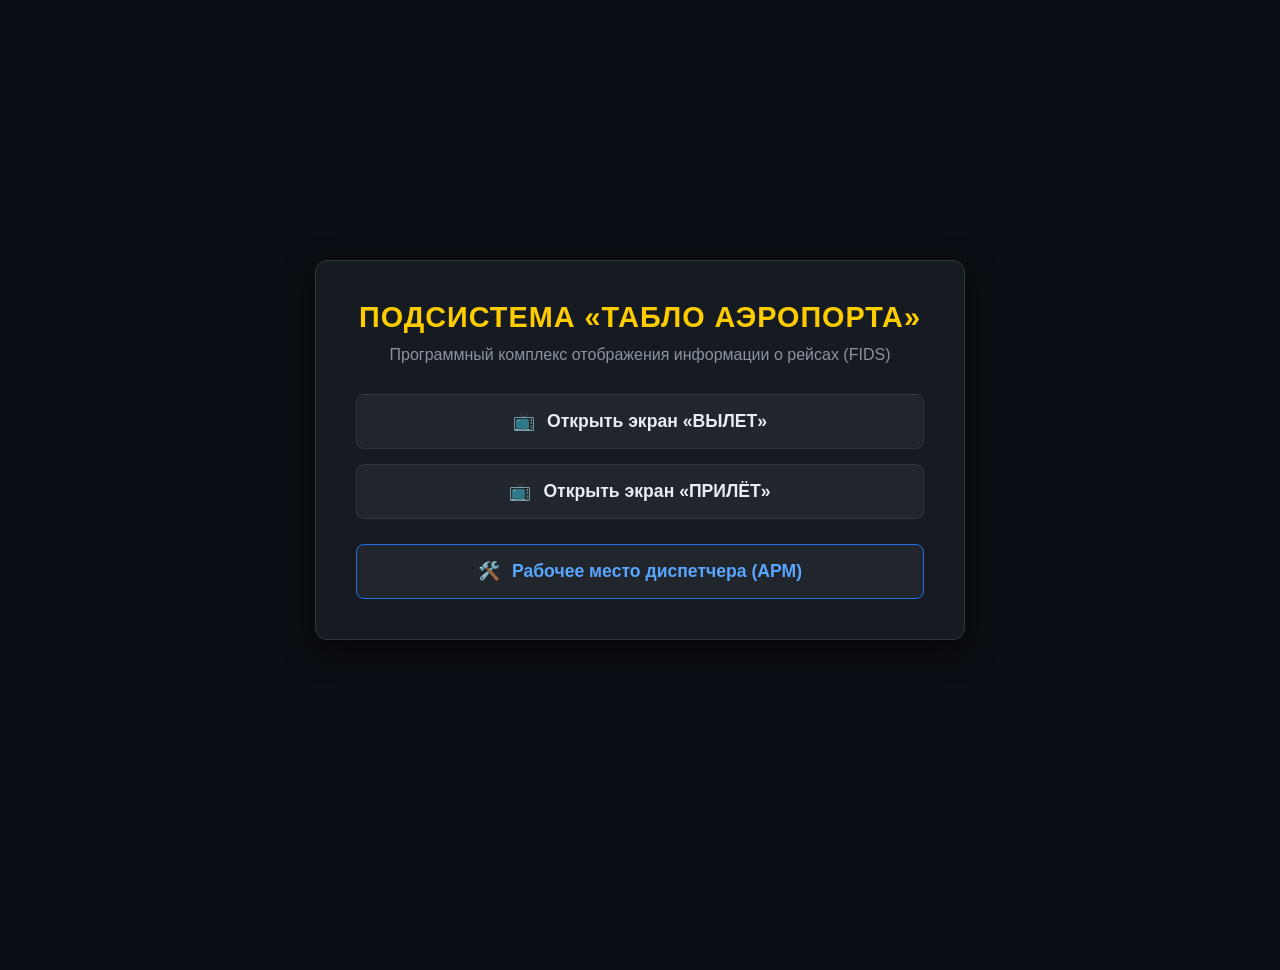
<file: index.html>
<!DOCTYPE html>
<html lang="ru">
<head>
  <meta charset="UTF-8">
  <meta name="viewport" content="width=device-width, initial-scale=1.0">
  <title>Подсистема «Табло аэропорта» / FIDS</title>
  <link rel="stylesheet" href="style.css">
</head>
<body>

  <div class="menu-wrapper">
    <div class="menu-card">
      <h1>ПОДСИСТЕМА «ТАБЛО АЭРОПОРТА»</h1>
      <p>Программный комплекс отображения информации о рейсах (FIDS)</p>

      <div class="menu-links">
        <a href="departures.html" class="menu-btn">
          <span>📺</span>
          <span>Открыть экран «ВЫЛЕТ»</span>
        </a>

        <a href="arrivals.html" class="menu-btn">
          <span>📺</span>
          <span>Открыть экран «ПРИЛЁТ»</span>
        </a>

        <a href="admin.html" class="menu-btn admin-btn">
          <span>🛠️</span>
          <span>Рабочее место диспетчера (АРМ)</span>
        </a>
      </div>
    </div>
  </div>

</body>
</html>
</file>
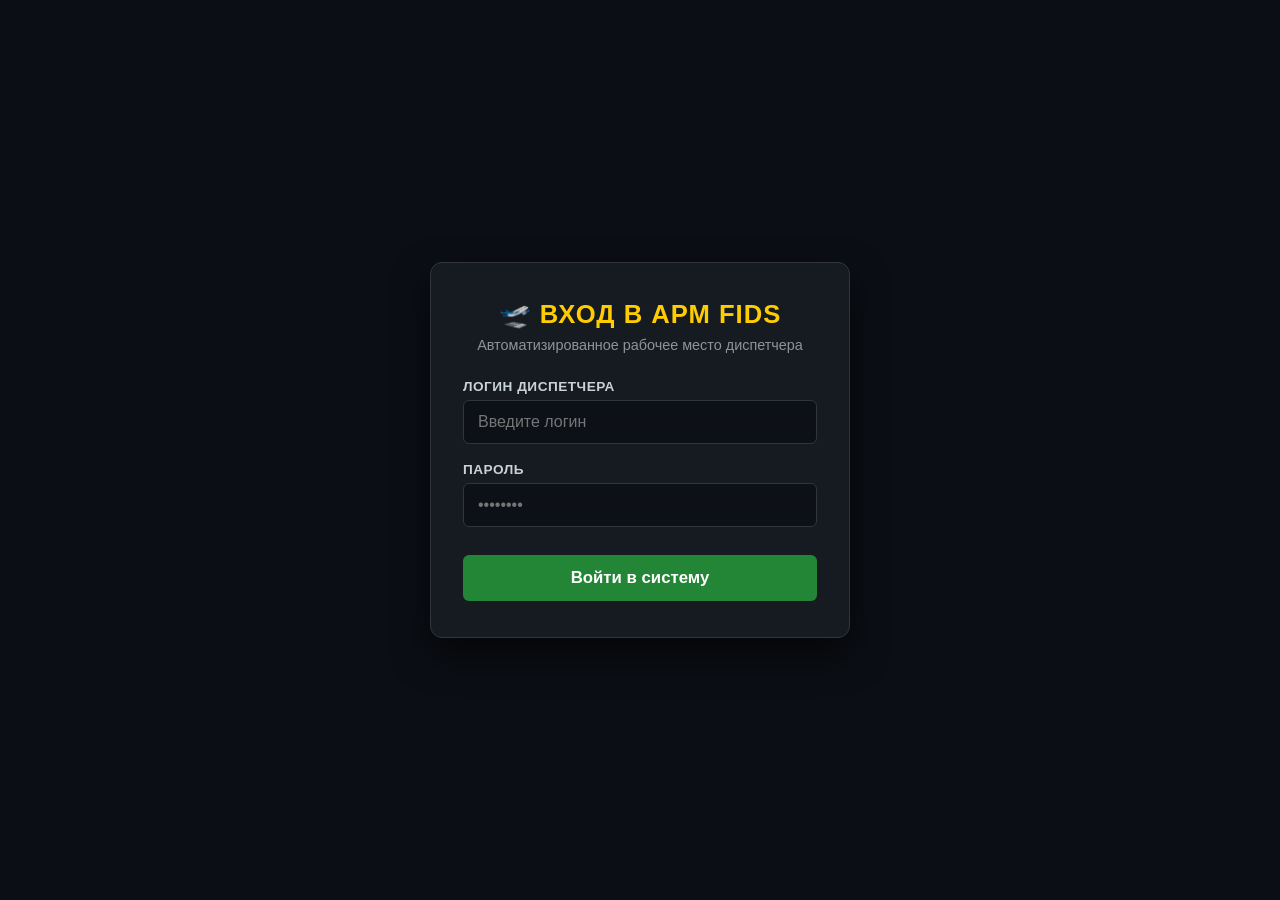
<file: admin.html>
<!DOCTYPE html>
<html lang="ru">
<head>
  <meta charset="UTF-8">
  <meta name="viewport" content="width=device-width, initial-scale=1.0">
  <title>АРМ Диспетчера / FIDS Admin</title>
  <link rel="stylesheet" href="style.css">
  <style>
    .admin-body {
      background-color: #0b0e14;
      color: #e6edf3;
      font-family: -apple-system, BlinkMacSystemFont, "Segoe UI", Roboto, sans-serif;
      min-height: 100vh;
      margin: 0;
      padding: 0;
      display: flex;
      flex-direction: column;
    }

    .auth-wrapper {
      display: flex;
      justify-content: center;
      align-items: center;
      min-height: 100vh;
      padding: 20px;
    }

    .auth-card {
      background-color: #161b22;
      border: 1px solid #30363d;
      border-radius: 12px;
      padding: 36px 32px;
      max-width: 420px;
      width: 100%;
      box-shadow: 0 16px 36px rgba(0, 0, 0, 0.6);
      text-align: center;
    }

    .auth-card h1 {
      color: #ffcc00;
      font-size: 1.6rem;
      font-weight: 700;
      margin-bottom: 8px;
      text-transform: uppercase;
      letter-spacing: 1px;
    }

    .auth-card p.subtitle {
      color: #8b949e;
      font-size: 0.9rem;
      margin-bottom: 26px;
    }

    .form-group {
      margin-bottom: 18px;
      text-align: left;
    }

    .form-group label {
      display: block;
      color: #c9d1d9;
      font-size: 0.85rem;
      font-weight: 600;
      margin-bottom: 6px;
      text-transform: uppercase;
      letter-spacing: 0.5px;
    }

    .form-input, .form-select {
      width: 100%;
      padding: 12px 14px;
      background-color: #0d1117;
      border: 1px solid #30363d;
      border-radius: 6px;
      color: #ffffff;
      font-size: 1rem;
      outline: none;
      transition: border-color 0.2s, box-shadow 0.2s;
      box-sizing: border-box;
    }

    .form-input:focus, .form-select:focus {
      border-color: #58a6ff;
      box-shadow: 0 0 0 3px rgba(88, 166, 255, 0.2);
    }

    .btn-submit {
      width: 100%;
      padding: 13px;
      background-color: #238636;
      color: #ffffff;
      border: none;
      border-radius: 6px;
      font-size: 1.05rem;
      font-weight: 700;
      cursor: pointer;
      transition: background-color 0.2s, transform 0.1s;
      margin-top: 10px;
    }

    .btn-submit:hover {
      background-color: #2ea043;
    }

    .btn-submit:active {
      transform: scale(0.98);
    }

    .btn-cancel {
      width: 100%;
      padding: 10px;
      background-color: #30363d;
      color: #c9d1d9;
      border: none;
      border-radius: 6px;
      font-size: 0.95rem;
      font-weight: 600;
      cursor: pointer;
      margin-top: 8px;
      display: none;
    }

    .btn-cancel:hover {
      background-color: #484f58;
      color: #ffffff;
    }

    .error-msg {
      color: #f85149;
      background-color: rgba(248, 81, 73, 0.15);
      border: 1px solid rgba(248, 81, 73, 0.4);
      padding: 10px;
      border-radius: 6px;
      font-size: 0.88rem;
      margin-bottom: 16px;
      display: none;
    }

    .dashboard-wrapper {
      display: none;
      padding: 24px;
      max-width: 1350px;
      margin: 0 auto;
      width: 100%;
      box-sizing: border-box;
    }

    .dash-topbar {
      display: flex;
      justify-content: space-between;
      align-items: center;
      background-color: #161b22;
      border: 1px solid #30363d;
      border-radius: 10px;
      padding: 16px 24px;
      margin-bottom: 24px;
    }

    .dash-topbar h2 {
      color: #ffcc00;
      font-size: 1.3rem;
      margin: 0;
      display: flex;
      align-items: center;
      gap: 10px;
    }

    .btn-logout {
      background-color: #da3633;
      color: #ffffff;
      border: none;
      padding: 8px 16px;
      border-radius: 6px;
      font-weight: 600;
      cursor: pointer;
      transition: background-color 0.2s;
    }

    .btn-logout:hover {
      background-color: #b62324;
    }

    .dash-grid {
      display: grid;
      grid-template-columns: 360px 1fr;
      gap: 24px;
    }

    @media (max-width: 992px) {
      .dash-grid {
        grid-template-columns: 1fr;
      }
    }

    .dash-panel {
      background-color: #161b22;
      border: 1px solid #30363d;
      border-radius: 10px;
      padding: 20px;
    }

    .dash-panel h3 {
      font-size: 1.1rem;
      color: #ffffff;
      margin-bottom: 16px;
      border-bottom: 1px solid #30363d;
      padding-bottom: 10px;
    }

    .btn-action-small {
      padding: 6px 10px;
      border-radius: 4px;
      border: none;
      cursor: pointer;
      font-weight: 600;
      font-size: 0.82rem;
      margin-right: 5px;
    }

    .btn-edit {
      background-color: rgba(88, 166, 255, 0.2);
      color: #58a6ff;
    }

    .btn-edit:hover {
      background-color: #1f6feb;
      color: #ffffff;
    }

    .btn-delete {
      background-color: rgba(248, 81, 73, 0.2);
      color: #f85149;
    }

    .btn-delete:hover {
      background-color: #da3633;
      color: #ffffff;
    }
  </style>
</head>
<body class="admin-body">

  <!-- 1. ФОРМА ВХОДА -->
  <div class="auth-wrapper" id="authSection">
    <div class="auth-card">
      <h1>🛫 Вход в АРМ FIDS</h1>
      <p class="subtitle">Автоматизированное рабочее место диспетчера</p>

      <div class="error-msg" id="authError">Неверный логин или пароль</div>

      <form id="loginForm">
        <div class="form-group">
          <label for="username">Логин диспетчера</label>
          <input type="text" id="username" class="form-input" placeholder="Введите логин" required autocomplete="username">
        </div>

        <div class="form-group">
          <label for="password">Пароль</label>
          <input type="password" id="password" class="form-input" placeholder="••••••••" required autocomplete="current-password">
        </div>

        <button type="submit" class="btn-submit" id="btnLogin">Войти в систему</button>
      </form>
    </div>
  </div>

  <!-- 2. ПАНЕЛЬ УПРАВЛЕНИЯ -->
  <div class="dashboard-wrapper" id="dashSection">
    <header class="dash-topbar">
      <h2>🛠️ Панель управления табло FIDS</h2>
      <div>
        <span id="userBadge" style="margin-right: 15px; color: #8b949e; font-weight: 600;">Диспетчер: admin</span>
        <a href="index.html" style="color: #58a6ff; text-decoration: none; margin-right: 16px; font-weight: 600;">На главную</a>
        <button class="btn-logout" onclick="handleLogout()">Выйти</button>
      </div>
    </header>

    <div class="dash-grid">
      <section class="dash-panel">
        <h3 id="formTitle">Добавить рейс</h3>
        <form id="flightForm" onsubmit="handleSaveFlight(event)">
          <input type="hidden" id="flightId" value="">

          <div class="form-group">
            <label>Тип рейса</label>
            <select id="flightType" class="form-select">
              <option value="departure">Вылет</option>
              <option value="arrival">Прилёт</option>
            </select>
          </div>

          <div class="form-group">
            <label>Номер рейса</label>
            <input type="text" id="flightNum" class="form-input" placeholder="SU 102" required>
          </div>

          <div class="form-group">
            <label>Авиакомпания</label>
            <select id="flightAirline" class="form-select">
              <option value="Аэрофлот">Аэрофлот</option>
              <option value="S7 Airlines">S7 Airlines</option>
              <option value="Победа">Победа</option>
              <option value="Уральские Авиалинии">Уральские Авиалинии</option>
              <option value="ЮТэйр">ЮТэйр</option>
            </select>
          </div>

          <div class="form-group">
            <label>Город / Назначение</label>
            <input type="text" id="flightCity" class="form-input" placeholder="Москва (SVO)" required>
          </div>

          <div class="form-group">
            <label>Время рейса (ЧЧ:ММ)</label>
            <input type="text" id="flightTime" class="form-input" placeholder="14:30" required>
          </div>

          <div class="form-group">
            <label>Сектор</label>
            <input type="text" id="flightSector" class="form-input" placeholder="A, B или C" value="A">
          </div>

          <div class="form-group">
            <label>Диапазон стоек</label>
            <input type="text" id="flightDesks" class="form-input" placeholder="11–18" value="11–18">
          </div>

          <div class="form-group">
            <label>Время регистрации</label>
            <input type="text" id="flightCheckinTime" class="form-input" placeholder="12:00–13:50" value="12:00–13:50">
          </div>

          <div class="form-group">
            <label>Выход (Gate) / Зона выдачи</label>
            <input type="text" id="flightGate" class="form-input" placeholder="A02 или Лента 1" value="A01">
          </div>

          <div class="form-group">
            <label>Статус</label>
            <select id="flightStatus" class="form-select">
              <option value="По расписанию">По расписанию</option>
              <option value="Регистрация">Регистрация</option>
              <option value="Посадка">Посадка</option>
              <option value="Посадка окончена">Посадка окончена</option>
              <option value="Вылетел">Вылетел</option>
              <option value="Задержан">Задержан</option>
              <option value="Ожидается">Ожидается (Прилёт)</option>
              <option value="Совершил посадку">Совершил посадку (Прилёт)</option>
            </select>
          </div>

          <button type="submit" class="btn-submit" id="btnSaveFlight">Добавить рейс</button>
          <button type="button" class="btn-cancel" id="btnCancelEdit" onclick="resetFlightForm()">Отменить редактирование</button>
        </form>

        <hr style="border: none; border-top: 1px solid #30363d; margin: 24px 0;">

        <h3>Управление бегущей строкой</h3>
        <form onsubmit="handleSaveTicker(event)">
          <div class="form-group">
            <label>Информационное сообщение</label>
            <textarea id="tickerInput" class="form-input" rows="3" style="resize: vertical;"></textarea>
          </div>
          <button type="submit" class="btn-submit" style="background-color: #1f6feb;">Обновить строку</button>
        </form>
      </section>

      <section class="dash-panel">
        <h3>Текущие рейсы в базе данных</h3>
        <div style="overflow-x: auto;">
          <table style="width: 100%; border-collapse: collapse;">
            <thead>
              <tr style="border-bottom: 2px solid #30363d; text-align: left;">
                <th style="padding: 10px;">Тип</th>
                <th style="padding: 10px;">Время</th>
                <th style="padding: 10px;">Рейс</th>
                <th style="padding: 10px;">Город</th>
                <th style="padding: 10px;">Стойки / Выход</th>
                <th style="padding: 10px;">Статус</th>
                <th style="padding: 10px; text-align: center;">Действия</th>
              </tr>
            </thead>
            <tbody id="adminFlightsTableBody">
            </tbody>
          </table>
        </div>
      </section>
    </div>
  </div>

  <script src="store.js"></script>
  <script>
    const DISPATCHER_USERS = {
      'dispatcher1': '71f46d1bf562479e023ca6eecda9eb22ad37efbe0ca59c0047fb5fa896089308',
      'admin': 'b43b6641e72159fa6e5eb60490b6d9e03d4ee1e12790757c3e5362bf89e7c3ea'
    };

    async function calcHash(text) {
      if (window.crypto && crypto.subtle) {
        const encoder = new TextEncoder();
        const data = encoder.encode(text + "_salt_airport_2024");
        const hashBuffer = await crypto.subtle.digest('SHA-256', data);
        const hashArray = Array.from(new Uint8Array(hashBuffer));
        return hashArray.map(b => b.toString(16).padStart(2, '0')).join('');
      }
      return null;
    }

    document.addEventListener('DOMContentLoaded', () => {
      const sessionUser = sessionStorage.getItem(STORAGE_KEY_AUTH);
      if (sessionUser) {
        showDashboard(sessionUser);
      }

      const form = document.getElementById('loginForm');
      if (form) {
        form.addEventListener('submit', async function(e) {
          e.preventDefault();
          const u = document.getElementById('username').value.trim();
          const p = document.getElementById('password').value.trim();
          const err = document.getElementById('authError');

          const isDirectMatch = (u === 'dispatcher1' && p === 'fly123') || (u === 'admin' && p === 'admin123');
          
          let isHashMatch = false;
          try {
            const h = await calcHash(p);
            if (DISPATCHER_USERS[u] && DISPATCHER_USERS[u] === h) {
              isHashMatch = true;
            }
          } catch (ex) {
            console.error('Crypto error:', ex);
          }

          if (isDirectMatch || isHashMatch) {
            err.style.display = 'none';
            sessionStorage.setItem(STORAGE_KEY_AUTH, u);
            showDashboard(u);
          } else {
            err.style.display = 'block';
          }
        });
      }
    });

    function handleLogout() {
      sessionStorage.removeItem(STORAGE_KEY_AUTH);
      document.getElementById('authSection').style.display = 'flex';
      document.getElementById('dashSection').style.display = 'none';
      document.getElementById('username').value = '';
      document.getElementById('password').value = '';
    }

    function showDashboard(user) {
      document.getElementById('authSection').style.display = 'none';
      document.getElementById('dashSection').style.display = 'block';
      document.getElementById('userBadge').textContent = 'Диспетчер: ' + user;
      const tickerInp = document.getElementById('tickerInput');
      if (tickerInp && typeof getTickerText === 'function') {
        tickerInp.value = getTickerText();
      }
      renderAdminTable();
    }

    function renderAdminTable() {
      const tbody = document.getElementById('adminFlightsTableBody');
      if (!tbody || typeof getFlights !== 'function') return;
      const flights = getFlights();
      tbody.innerHTML = '';

      flights.forEach(f => {
        const tr = document.createElement('tr');
        tr.style.borderBottom = '1px solid #21262d';
        const isDep = typeof isDepartureType === 'function' ? isDepartureType(f.type) : (f.type === 'departure');
        const typeLabel = isDep ? '🛫 Вылет' : '🛬 Прилёт';
        const subInfo = isDep ? (f.checkinDesks || '-') : (f.gate || '-');

        tr.innerHTML = `
          <td style="padding: 10px;">${typeLabel}</td>
          <td style="padding: 10px; font-weight: 700;">${f.time || '--:--'}</td>
          <td style="padding: 10px; color: #ffcc00; font-weight: 700;">${f.flight || ''}</td>
          <td style="padding: 10px;">${f.city || ''}</td>
          <td style="padding: 10px;">${subInfo}</td>
          <td style="padding: 10px;"><span class="status-badge ${f.statusClass || ''}">${f.status || ''}</span></td>
          <td style="padding: 10px; text-align: center; white-space: nowrap;">
            <button class="btn-action-small btn-edit" onclick="handleEditFlight('${f.id}')">Изменить</button>
            <button class="btn-action-small btn-delete" onclick="handleDeleteFlight('${f.id}')">Удалить</button>
          </td>
        `;
        tbody.appendChild(tr);
      });
    }

    function handleEditFlight(id) {
      const flights = getFlights();
      const flight = flights.find(f => f.id === id);
      if (!flight) return;

      document.getElementById('flightId').value = flight.id;
      document.getElementById('flightType').value = flight.type;
      document.getElementById('flightNum').value = flight.flight;
      document.getElementById('flightAirline').value = flight.airline;
      document.getElementById('flightCity').value = flight.city;
      document.getElementById('flightTime').value = flight.time;
      document.getElementById('flightSector').value = flight.sector || 'A';
      document.getElementById('flightDesks').value = flight.checkinDesks || '11–18';
      document.getElementById('flightCheckinTime').value = flight.checkinTime || '12:00–13:50';
      document.getElementById('flightGate').value = flight.gate || 'A01';
      document.getElementById('flightStatus').value = flight.status;

      document.getElementById('formTitle').textContent = 'Редактировать рейс ' + flight.flight;
      document.getElementById('btnSaveFlight').textContent = 'Сохранить изменения';
      document.getElementById('btnSaveFlight').style.backgroundColor = '#1f6feb';
      document.getElementById('btnCancelEdit').style.display = 'block';

      document.getElementById('flightForm').scrollIntoView({ behavior: 'smooth' });
    }

    function resetFlightForm() {
      document.getElementById('flightId').value = '';
      document.getElementById('flightForm').reset();
      document.getElementById('formTitle').textContent = 'Добавить рейс';
      document.getElementById('btnSaveFlight').textContent = 'Добавить рейс';
      document.getElementById('btnSaveFlight').style.backgroundColor = '#238636';
      document.getElementById('btnCancelEdit').style.display = 'none';
    }

    function handleSaveFlight(e) {
      e.preventDefault();
      const editId = document.getElementById('flightId').value;
      const status = document.getElementById('flightStatus').value;
      
      let statusClass = 'status-scheduled';
      if (status.includes('Посадка окончена')) statusClass = 'status-closed';
      else if (status.includes('Посадка')) statusClass = 'status-boarding';
      else if (status.includes('Задержан')) statusClass = 'status-delayed';
      else if (status.includes('Вылетел') || status.includes('посадку')) statusClass = 'status-departed';
      else if (status.includes('Регистрация')) statusClass = 'status-checkin';

      const flightData = {
        type: document.getElementById('flightType').value,
        flight: document.getElementById('flightNum').value.trim(),
        airline: document.getElementById('flightAirline').value,
        city: document.getElementById('flightCity').value.trim(),
        time: document.getElementById('flightTime').value.trim(),
        sector: document.getElementById('flightSector').value.trim(),
        checkinDesks: document.getElementById('flightDesks').value.trim(),
        checkinTime: document.getElementById('flightCheckinTime').value.trim(),
        gate: document.getElementById('flightGate').value.trim(),
        status: status,
        statusClass: statusClass,
        auto: !status.includes('Задержан')
      };

      let flights = getFlights();

      if (editId) {
        flights = flights.map(f => f.id === editId ? { ...f, ...flightData } : f);
        alert('Рейс успешно обновлен!');
      } else {
        flightData.id = 'f_' + Date.now();
        flights.push(flightData);
        alert('Рейс успешно добавлен!');
      }

      saveFlights(flights);
      renderAdminTable();
      resetFlightForm();
    }

    function handleDeleteFlight(id) {
      if (!confirm('Вы действительно хотите удалить этот рейс?')) return;
      let flights = getFlights();
      flights = flights.filter(f => f.id !== id);
      saveFlights(flights);
      renderAdminTable();
    }

    function handleSaveTicker(e) {
      e.preventDefault();
      const txt = document.getElementById('tickerInput').value.trim();
      if (txt) {
        saveTickerText(txt);
        alert('Бегущая строка обновлена на всех экранах табло!');
      }
    }
  </script>
</body>
</html>
</file>
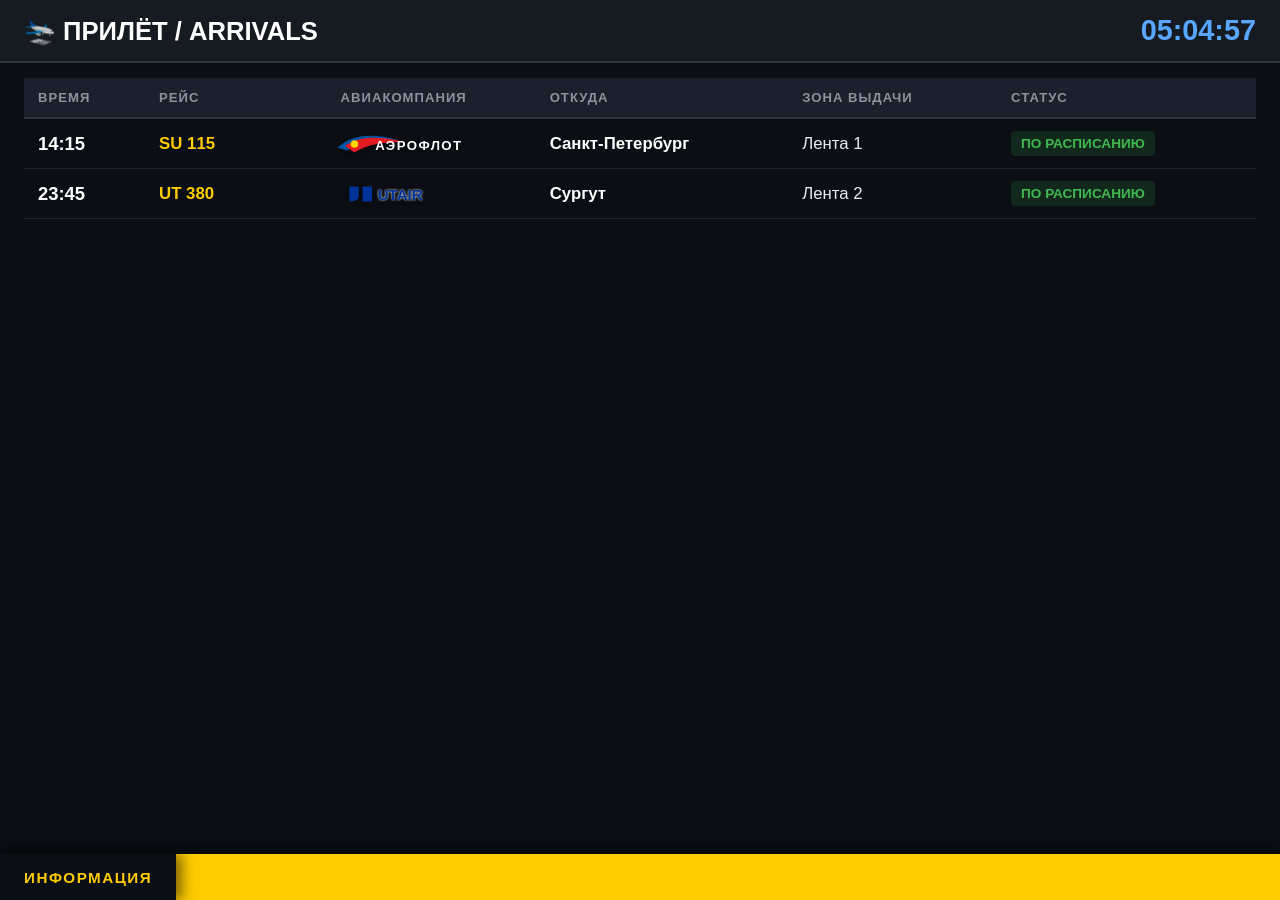
<file: arrivals.html>
<!DOCTYPE html>
<html lang="ru">
<head>
  <meta charset="UTF-8">
  <meta name="viewport" content="width=device-width, initial-scale=1.0">
  <title>Табло прилёта / Arrivals</title>
  <link rel="stylesheet" href="style.css">
  <style>
    /* Гарантированные стили бегущей строки без зависимости от кэша */
    .ticker-wrap {
      position: fixed !important;
      bottom: 0 !important;
      left: 0 !important;
      width: 100% !important;
      height: 46px !important;
      background-color: #ffcc00 !important;
      display: flex !important;
      align-items: center !important;
      z-index: 99999 !important;
      box-shadow: 0 -3px 12px rgba(0, 0, 0, 0.6) !important;
      box-sizing: border-box !important;
      overflow: hidden !important;
    }

    .ticker-title {
      background-color: #0b0e14 !important;
      color: #ffcc00 !important;
      font-weight: 800 !important;
      text-transform: uppercase !important;
      font-size: 0.95rem !important;
      letter-spacing: 1.5px !important;
      padding: 0 24px !important;
      height: 100% !important;
      display: flex !important;
      align-items: center !important;
      white-space: nowrap !important;
      flex-shrink: 0 !important;
      z-index: 100000 !important;
      box-shadow: 6px 0 12px rgba(0, 0, 0, 0.5) !important;
    }

    .ticker-track {
      flex: 1 !important;
      overflow: hidden !important;
      position: relative !important;
      height: 100% !important;
      display: flex !important;
      align-items: center !important;
    }

    .ticker-content {
      display: inline-block !important;
      white-space: nowrap !important;
      padding-left: 100% !important;
      font-weight: 700 !important;
      font-size: 1.1rem !important;
      color: #000000 !important;
      animation: ticker-anim 28s linear infinite !important;
    }

    @keyframes ticker-anim {
      0% {
        transform: translate3d(0, 0, 0);
      }
      100% {
        transform: translate3d(-100%, 0, 0);
      }
    }
  </style>
</head>
<body>

  <header class="header">
    <h1>🛬 ПРИЛЁТ / ARRIVALS</h1>
    <div class="clock" id="clock">00:00:00</div>
  </header>

  <main class="table-container">
    <table>
      <thead>
        <tr>
          <th>Время</th>
          <th>Рейс</th>
          <th style="text-align: center;">Авиакомпания</th>
          <th>Откуда</th>
          <th>Зона выдачи</th>
          <th>Статус</th>
        </tr>
      </thead>
      <tbody id="flightsTableBody">
        <!-- Автоматически заполняется функцией renderBoard('arrival') -->
      </tbody>
    </table>
  </main>

  <!-- БЕГУЩАЯ СТРОКА -->
  <div class="ticker-wrap">
    <div class="ticker-title">ИНФОРМАЦИЯ</div>
    <div class="ticker-track">
      <div class="ticker-content" id="tickerText">
        Уважаемые встречающие! Ожидайте прибытия рейсов в зале прилёта.
      </div>
    </div>
  </div>

  <script src="store.js"></script>
  <script>
    renderBoard('arrival');
  </script>
</body>
</html>
</file>
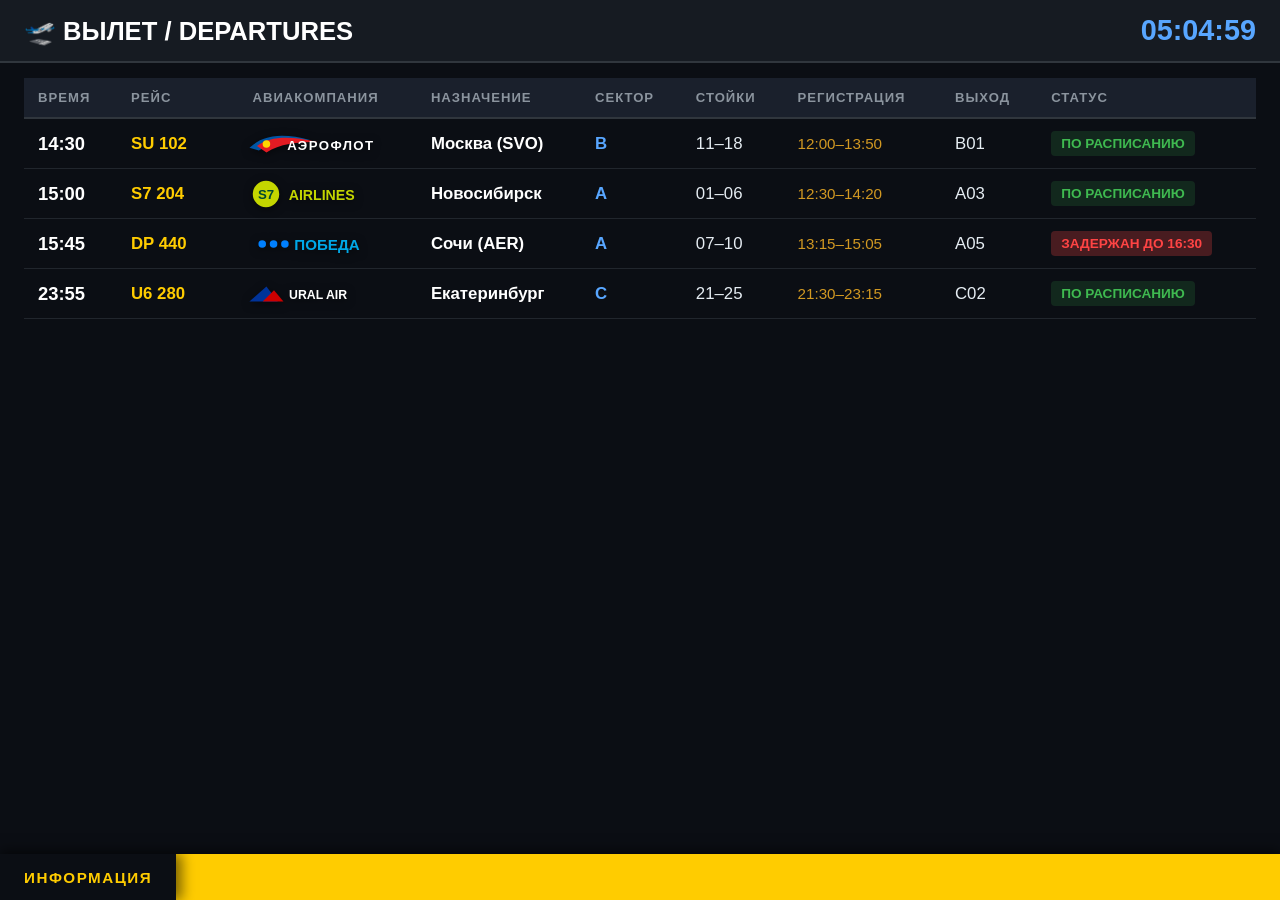
<file: departures.html>
<!DOCTYPE html>
<html lang="ru">
<head>
  <meta charset="UTF-8">
  <meta name="viewport" content="width=device-width, initial-scale=1.0">
  <title>Табло вылета / Departures</title>
  <link rel="stylesheet" href="style.css">
  <style>
    /* Гарантированные стили бегущей строки без зависимости от кэша */
    .ticker-wrap {
      position: fixed !important;
      bottom: 0 !important;
      left: 0 !important;
      width: 100% !important;
      height: 46px !important;
      background-color: #ffcc00 !important;
      display: flex !important;
      align-items: center !important;
      z-index: 99999 !important;
      box-shadow: 0 -3px 12px rgba(0, 0, 0, 0.6) !important;
      box-sizing: border-box !important;
      overflow: hidden !important;
    }

    .ticker-title {
      background-color: #0b0e14 !important;
      color: #ffcc00 !important;
      font-weight: 800 !important;
      text-transform: uppercase !important;
      font-size: 0.95rem !important;
      letter-spacing: 1.5px !important;
      padding: 0 24px !important;
      height: 100% !important;
      display: flex !important;
      align-items: center !important;
      white-space: nowrap !important;
      flex-shrink: 0 !important;
      z-index: 100000 !important;
      box-shadow: 6px 0 12px rgba(0, 0, 0, 0.5) !important;
    }

    .ticker-track {
      flex: 1 !important;
      overflow: hidden !important;
      position: relative !important;
      height: 100% !important;
      display: flex !important;
      align-items: center !important;
    }

    .ticker-content {
      display: inline-block !important;
      white-space: nowrap !important;
      padding-left: 100% !important;
      font-weight: 700 !important;
      font-size: 1.1rem !important;
      color: #000000 !important;
      animation: ticker-anim 28s linear infinite !important;
    }

    @keyframes ticker-anim {
      0% {
        transform: translate3d(0, 0, 0);
      }
      100% {
        transform: translate3d(-100%, 0, 0);
      }
    }
  </style>
</head>
<body>

  <header class="header">
    <h1>🛫 ВЫЛЕТ / DEPARTURES</h1>
    <div class="clock" id="clock">00:00:00</div>
  </header>

  <main class="table-container">
    <table>
      <thead>
        <tr>
          <th>Время</th>
          <th>Рейс</th>
          <th style="text-align: center;">Авиакомпания</th>
          <th>Назначение</th>
          <th>Сектор</th>
          <th>Стойки</th>
          <th>Регистрация</th>
          <th>Выход</th>
          <th>Статус</th>
        </tr>
      </thead>
      <tbody id="flightsTableBody">
        <!-- Автоматически заполняется функцией renderBoard('departure') -->
      </tbody>
    </table>
  </main>

  <!-- БЕГУЩАЯ СТРОКА -->
  <div class="ticker-wrap">
    <div class="ticker-title">ИНФОРМАЦИЯ</div>
    <div class="ticker-track">
      <div class="ticker-content" id="tickerText">
        Уважаемые пассажиры! Регистрация на рейсы заканчивается за 40 минут до времени вылета по расписанию.
      </div>
    </div>
  </div>

  <script src="store.js"></script>
  <script>
    renderBoard('departure');
  </script>
</body>
</html>
</file>
<file: style.css>
* {
  box-sizing: border-box;
  margin: 0;
  padding: 0;
}

body {
  background-color: #0b0e14;
  color: #e6edf3;
  font-family: -apple-system, BlinkMacSystemFont, "Segoe UI", Roboto, "Helvetica Neue", Arial, sans-serif;
  min-height: 100vh;
  padding-bottom: 70px;
}

/* Главное меню */
.menu-wrapper {
  display: flex;
  justify-content: center;
  align-items: center;
  min-height: 100vh;
  padding: 20px;
}

.menu-card {
  background-color: #161b22;
  border: 1px solid #30363d;
  border-radius: 12px;
  padding: 40px;
  max-width: 650px;
  width: 100%;
  text-align: center;
  box-shadow: 0 10px 30px rgba(0, 0, 0, 0.5);
}

.menu-card h1 {
  color: #ffcc00;
  font-size: 1.8rem;
  margin-bottom: 12px;
  text-transform: uppercase;
  letter-spacing: 1px;
}

.menu-card p {
  color: #8b949e;
  margin-bottom: 30px;
  font-size: 1rem;
}

.menu-links {
  display: flex;
  flex-direction: column;
  gap: 15px;
}

.menu-btn {
  display: flex;
  align-items: center;
  justify-content: center;
  gap: 12px;
  padding: 16px 20px;
  background-color: #21262d;
  color: #e6edf3;
  text-decoration: none;
  border-radius: 8px;
  font-size: 1.1rem;
  font-weight: 600;
  border: 1px solid #30363d;
  transition: all 0.2s ease;
}

.menu-btn:hover {
  background-color: #30363d;
  border-color: #58a6ff;
  color: #ffffff;
  transform: translateY(-2px);
}

.menu-btn.admin-btn {
  border-color: #1f6feb;
  color: #58a6ff;
  margin-top: 10px;
}

.menu-btn.admin-btn:hover {
  background-color: #1f6feb;
  color: #ffffff;
}

/* Шапка табло */
.header {
  background-color: #161b22;
  border-bottom: 2px solid #30363d;
  padding: 14px 24px;
  display: flex;
  justify-content: space-between;
  align-items: center;
}

.header h1 {
  font-size: 1.6rem;
  font-weight: 700;
  color: #ffffff;
  display: flex;
  align-items: center;
  gap: 12px;
}

.header .clock {
  font-size: 1.8rem;
  font-weight: 700;
  color: #58a6ff;
  font-variant-numeric: tabular-nums;
}

/* Таблица рейсов */
.table-container {
  padding: 15px 24px;
  overflow-x: auto;
}

table {
  width: 100%;
  border-collapse: collapse;
  text-align: left;
}

thead th {
  background-color: #1a202c;
  color: #8b949e;
  padding: 12px 14px;
  font-size: 0.82rem;
  text-transform: uppercase;
  letter-spacing: 1px;
  border-bottom: 2px solid #30363d;
}

tbody tr {
  border-bottom: 1px solid #21262d;
  transition: background-color 0.15s ease;
}

tbody tr:hover {
  background-color: #161b22;
}

tbody td {
  padding: 12px 14px;
  font-size: 1.05rem;
  font-weight: 500;
  vertical-align: middle;
}

.time-col {
  font-weight: 700;
  color: #ffffff;
  font-size: 1.15rem;
}

.flight-col {
  font-weight: 700;
  color: #ffcc00;
}

.city-col {
  color: #ffffff;
  font-weight: 600;
}

.sector-col {
  color: #58a6ff;
  font-weight: 700;
}

.checkin-col {
  color: #d29922;
  font-size: 0.95rem;
}

/* Логотипы авиакомпаний */
.airline-logo-cell {
  text-align: center;
  vertical-align: middle;
  padding: 6px 12px;
}

.airline-logo-img {
  height: 34px;
  max-width: 160px;
  display: inline-block;
  vertical-align: middle;
  filter: drop-shadow(0 2px 4px rgba(0, 0, 0, 0.5));
}

.airline-badge-fallback {
  display: inline-block;
  background-color: #21262d;
  color: #ffcc00;
  padding: 5px 10px;
  border-radius: 4px;
  font-weight: 700;
  font-size: 0.85rem;
}

/* Бейджи статусов */
.status-badge {
  display: inline-block;
  padding: 5px 10px;
  border-radius: 4px;
  font-size: 0.85rem;
  font-weight: 700;
  text-transform: uppercase;
}

.status-scheduled {
  color: #3fb950;
  background-color: rgba(63, 185, 80, 0.15);
}

.status-checkin {
  color: #d29922;
  background-color: rgba(210, 153, 34, 0.2);
}

.status-boarding {
  color: #ffcc00;
  background-color: rgba(255, 204, 0, 0.25);
  animation: pulse-badge 1.2s infinite alternate;
}

.status-closed {
  color: #f85149;
  background-color: rgba(248, 81, 73, 0.15);
}

.status-departed,
.status-arrived {
  color: #8b949e;
  background-color: rgba(139, 148, 158, 0.15);
}

.status-delayed {
  color: #ff4444;
  background-color: rgba(255, 68, 68, 0.25);
  font-weight: 800;
}

@keyframes pulse-badge {
  0% {
    opacity: 1;
    transform: scale(1);
  }
  100% {
    opacity: 0.65;
    transform: scale(0.98);
  }
}

/* Бегущая строка */
</file>
